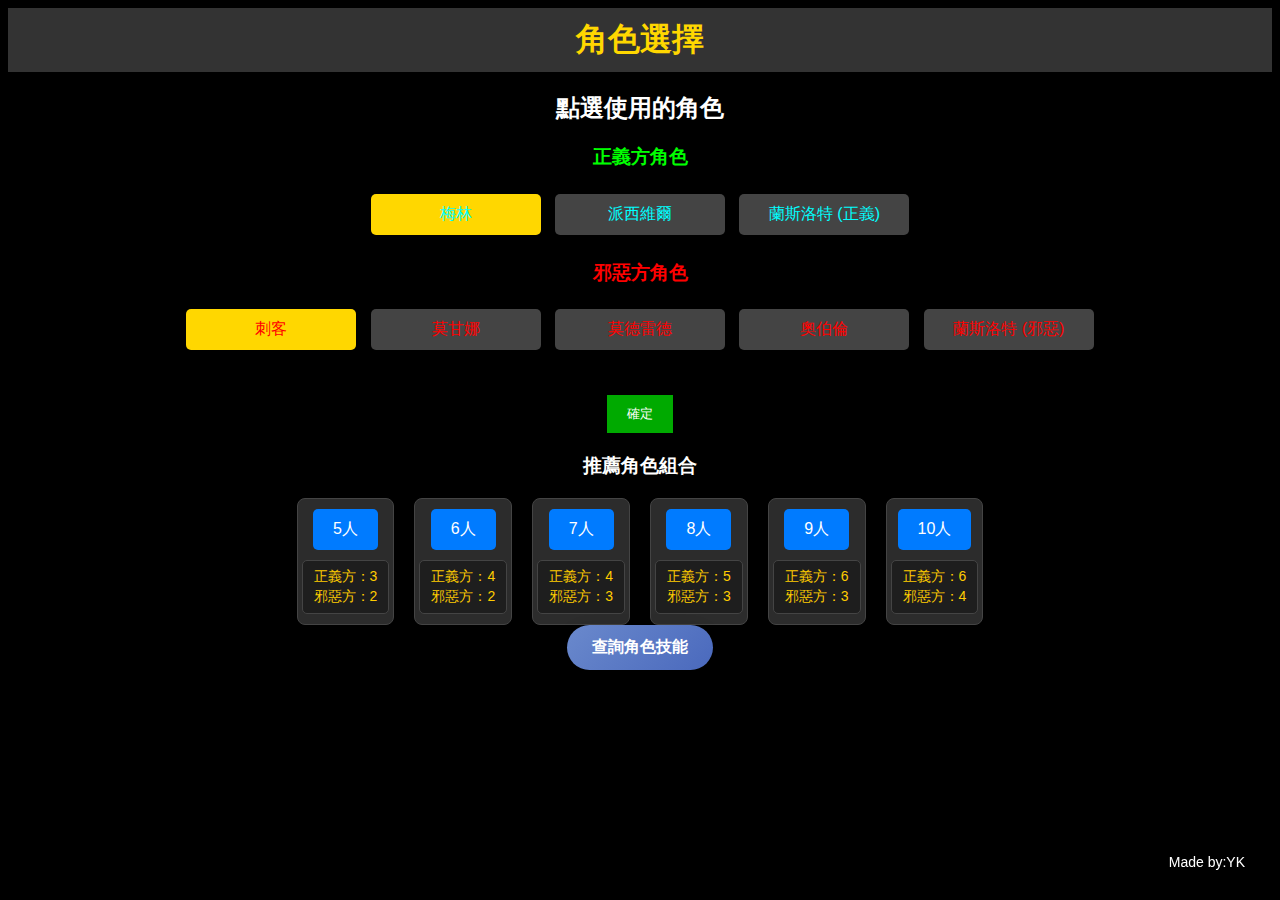
<file: index.html>
<!DOCTYPE html>
<html lang="zh-Hant">
<head>
    <meta charset="UTF-8">
    <meta name="viewport" content="width=device-width, initial-scale=1.0">
    <title>阿瓦隆主持人</title>
    <link rel="stylesheet" href="styles.css">

 <!-- 設定網頁icon -->
    <link rel="icon" href="favicon.ico" type="image/x-icon">
    <!-- 如果你使用其他格式，例如 PNG 或 SVG -->
    <!-- <link rel="icon" href="path/to/favicon.png" type="image/png"> -->
    <!-- <link rel="icon" href="path/to/favicon.svg" type="image/svg+xml"> -->
</head>
<body>
    <header>
        <h1>角色選擇</h1>
    </header>
    
<section id="character-selection">
    <h2>點選使用的角色</h2>
    
    <!-- 正義方角色 -->
    <div id="justice-characters">
        <h3>正義方角色</h3>
        <div class="character" data-name="梅林">梅林</div>
        <div class="character" data-name="派西維爾">派西維爾</div>
        <div class="character" data-name="正義蘭斯洛特">蘭斯洛特 (正義)</div>
    </div>
    
    <!-- 邪惡方角色 -->
    <div id="evil-characters">
        <h3>邪惡方角色</h3>
        <div class="character evil" data-name="刺客">刺客</div>
        <div class="character evil" data-name="莫甘娜">莫甘娜</div>
        <div class="character evil" data-name="莫德雷德">莫德雷德</div>
        <div class="character evil" data-name="奧伯倫">奧伯倫</div>
        <div class="character evil" data-name="邪惡蘭斯洛特">蘭斯洛特 (邪惡)</div>
    </div>

    <!-- 蘭斯洛特變體選擇 -->
    <div id="lancelot-variant" class="hidden">
        <h3>選擇蘭斯洛特變體</h3>
        <div class="lancelot-option" data-value="12">變體 1/2</div>
        <div class="lancelot-option" data-value="3">變體 3</div>
    </div>

    <button id="confirm-selection">確定</button>

    <!-- 添加推薦角色按鈕 (移到最底部) -->
    <div id="recommended-characters">
       <h3>推薦角色組合</h3>
        <div class="recommendation-buttons">
            <div class="recommend-item">
                <button class="recommend-button" data-players="5">5人</button>
                <div class="faction-info">
                    <p>正義方：3</p>
                    <p>邪惡方：2</p>
                </div>
            </div>
            
            <div class="recommend-item">
                <button class="recommend-button" data-players="6">6人</button>
                <div class="faction-info">
                    <p>正義方：4</p>
                    <p>邪惡方：2</p>
                </div>
            </div>
            
            <div class="recommend-item">
                <button class="recommend-button" data-players="7">7人</button>
                <div class="faction-info">
                    <p>正義方：4</p>
                    <p>邪惡方：3</p>
                </div>
            </div>
            
            <div class="recommend-item">
                <button class="recommend-button" data-players="8">8人</button>
                <div class="faction-info">
                    <p>正義方：5</p>
                    <p>邪惡方：3</p>
                </div>
            </div>
            
            <div class="recommend-item">
                <button class="recommend-button" data-players="9">9人</button>
                <div class="faction-info">
                    <p>正義方：6</p>
                    <p>邪惡方：3</p>
                </div>
            </div>
            
            <div class="recommend-item">
                <button class="recommend-button" data-players="10">10人</button>
                <div class="faction-info">
                    <p>正義方：6</p>
                    <p>邪惡方：4</p>
                </div>
            </div>

        </div>
<div id="recommendation-info" class="hidden"></div> <!-- 用于显示忠臣和爪牙提示信息 -->
    <button id="view-skills-button">查詢角色技能</button>
</div>

</section>



    
    <section id="game-guide" class="hidden">
        <h2>遊戲指引</h2>
        <div id="guide-text"></div>
        
        <!-- 语音控制区 -->

<div id="voice-controls">
    <!-- 第一行：語速調整 -->
    <div id="voice-speed-control">
        <label for="voice-rate">語速：</label>
        <input type="range" id="voice-rate" min="0.5" max="2" step="0.1" value="1">
        <span id="rate-display">1.0</span>
    </div>

    <!-- 第二行：播放/暫停和停止 -->
    <div id="voice-playback-control">
        <button id="play-pause-voice">播放</button>
        <button id="stop-voice">停止</button>
    </div>

    <!-- 第三行：返回角色選擇 -->
    <div id="voice-back-control">
        <button id="back-to-selection">返回角色選擇</button>
    </div>
</div>





    </section>


        <!-- 作者資訊 -->
    <div id="author-info">
        Made by:YK
    </div>
    <script src="script.js"></script>
</body>
</html>
</file>
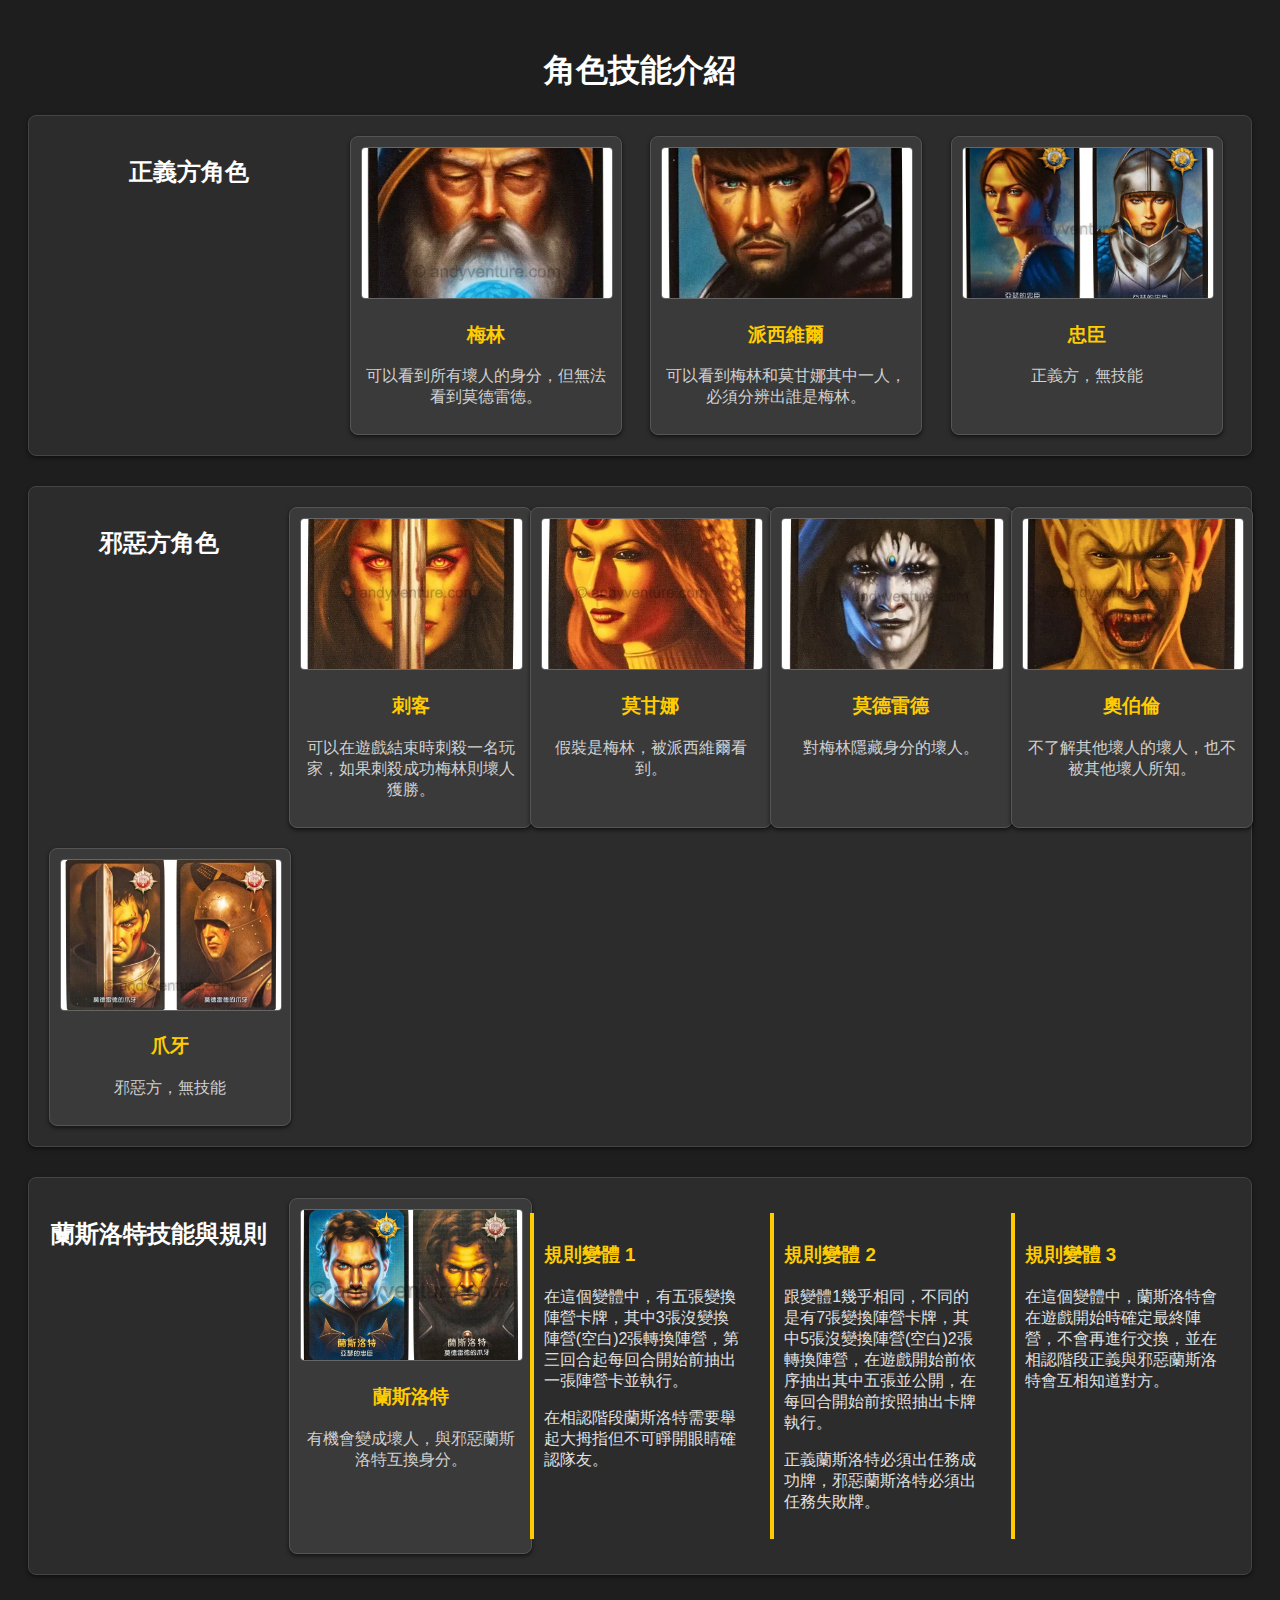
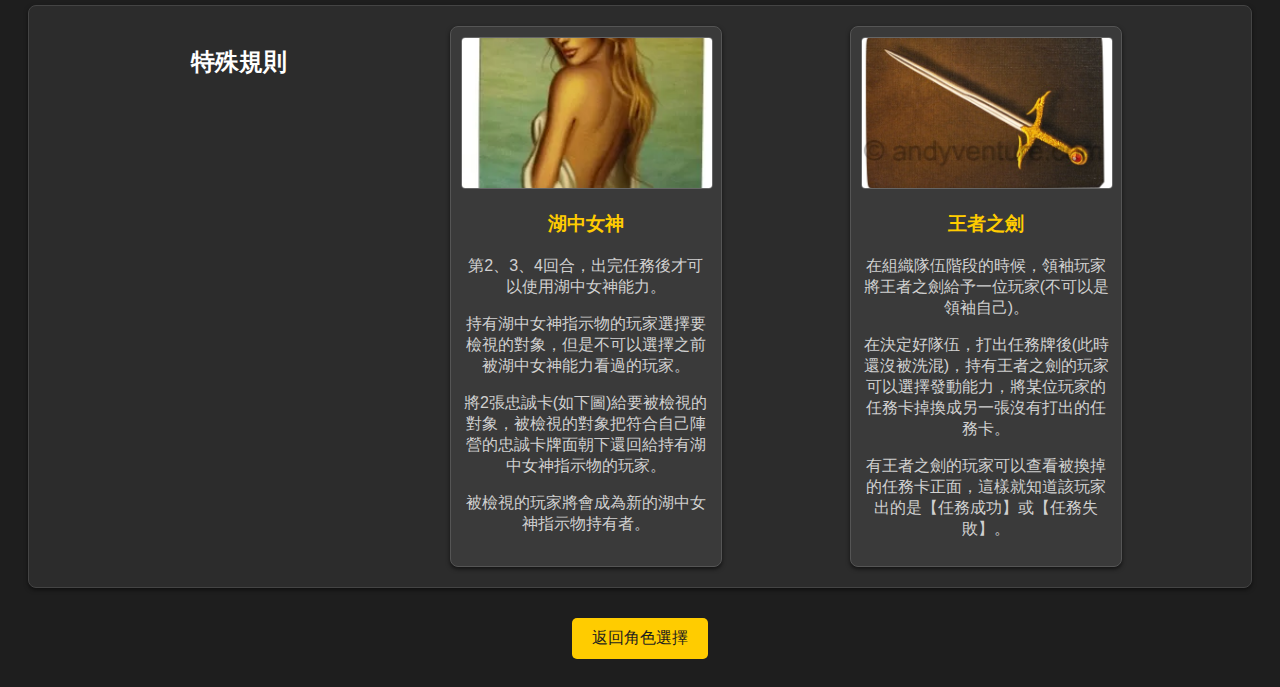
<file: skills.html>
<!DOCTYPE html>
<html lang="zh-Hant">
<head>
    <meta charset="UTF-8">
    <meta name="viewport" content="width=device-width, initial-scale=1.0">
    <title>角色技能介紹</title>
    <link rel="stylesheet" href="skill.css">
    <link rel="icon" href="favicon.ico" type="image/x-icon">
</head>
<body>
    <header>
        <h1>角色技能介紹</h1>
    </header>
        <!-- 正義方角色技能介紹 -->
    <section id="skills-info-good">
        <h2>正義方角色</h2>
        <div class="character-skill">
            <img src="images/梅林.webp" alt="梅林" class="character-photo">
            <div class="skill-description">
                <h3>梅林</h3>
                <p>可以看到所有壞人的身分，但無法看到莫德雷德。</p>
            </div>
        </div>
<div class="character-skill">
            <img src="images/派西維爾.webp" alt="派西維爾" class="character-photo">
            <div class="skill-description">
                <h3>派西維爾</h3>
                <p>可以看到梅林和莫甘娜其中一人，必須分辨出誰是梅林。</p>
            </div>
        </div>

        <div class="character-skill">
            <img src="images/忠臣.webp" alt="忠臣" class="character-photo">
            <div class="skill-description">
                <h3>忠臣</h3>
                <p>正義方，無技能</p>
            </div>
        </div>
 </section>

    <!-- 邪惡方角色技能介紹 -->
    <section id="skills-info-evil">
        <h2>邪惡方角色</h2>
        <div class="character-skill">
            <img src="images/刺客.webp" alt="刺客" class="character-photo">
            <div class="skill-description">
                <h3>刺客</h3>
                <p>可以在遊戲結束時刺殺一名玩家，如果刺殺成功梅林則壞人獲勝。</p>
            </div>
        </div>

        <div class="character-skill">
            <img src="images/莫甘娜.webp" alt="莫甘娜" class="character-photo">
            <div class="skill-description">
                <h3>莫甘娜</h3>
                <p>假裝是梅林，被派西維爾看到。</p>
            </div>
        </div>

        <div class="character-skill">
            <img src="images/莫德雷德.webp" alt="莫德雷德" class="character-photo">
            <div class="skill-description">
                <h3>莫德雷德</h3>
                <p>對梅林隱藏身分的壞人。</p>
            </div>
        </div>

        <div class="character-skill">
            <img src="images/奧伯倫.webp" alt="奧伯倫" class="character-photo">
            <div class="skill-description">
                <h3>奧伯倫</h3>
                <p>不了解其他壞人的壞人，也不被其他壞人所知。</p>
            </div>
        </div>
	
        <div class="character-skill">
            <img src="images/爪牙.webp" alt="爪牙" class="character-photo">
            <div class="skill-description">
                <h3>爪牙</h3>
                <p>邪惡方，無技能</p>
            </div>
        </div>

        <!-- 其余角色信息保持不变 -->
    </section>
<!-- 蘭斯洛特規則和技能介紹部分 -->
    <section id="lancelot-rules">
        <h2>蘭斯洛特技能與規則</h2>
        
        <!-- 蘭斯洛特技能介紹 -->
        <div class="character-skill">
            <img src="images/蘭斯洛特.jpg" alt="蘭斯洛特" class="character-photo">
            <div class="skill-description">
                <h3>蘭斯洛特</h3>
                <p>有機會變成壞人，與邪惡蘭斯洛特互換身分。</p>
            </div>
        </div>

        <!-- 蘭斯洛特規則介紹 -->
        <div class="rule-explanation">
            <h3>規則變體 1</h3>
            <p>在這個變體中，有五張變換陣營卡牌，其中3張沒變換陣營(空白)2張轉換陣營，第三回合起每回合開始前抽出一張陣營卡並執行。</p>
	    <p>在相認階段蘭斯洛特需要舉起大拇指但不可睜開眼睛確認隊友。</p>
        </div>

        <div class="rule-explanation">
            <h3>規則變體 2</h3>
            <p>跟變體1幾乎相同，不同的是有7張變換陣營卡牌，其中5張沒變換陣營(空白)2張轉換陣營，在遊戲開始前依序抽出其中五張並公開，在每回合開始前按照抽出卡牌執行。</p>
	    <p>正義蘭斯洛特必須出任務成功牌，邪惡蘭斯洛特必須出任務失敗牌。</p>
        </div>

        <div class="rule-explanation">
            <h3>規則變體 3</h3>
            <p>在這個變體中，蘭斯洛特會在遊戲開始時確定最終陣營，不會再進行交換，並在相認階段正義與邪惡蘭斯洛特會互相知道對方。</p>
        </div>
    </section>
   <!-- 新增的特殊規則區塊 -->
    <section id="special-rules">
        <h2>特殊規則</h2>
	<div class="special-rule">
            <img src="images/湖中女神.webp" alt="湖中女神" class="special-photo">
            <div class="rule-description">
                <h3>湖中女神</h3>
                <p>第2、3、4回合，出完任務後才可以使用湖中女神能力。</p>
		<p>持有湖中女神指示物的玩家選擇要檢視的對象，但是不可以選擇之前被湖中女神能力看過的玩家。</p>
		<p>將2張忠誠卡(如下圖)給要被檢視的對象，被檢視的對象把符合自己陣營的忠誠卡牌面朝下還回給持有湖中女神指示物的玩家。</p>
		<p>被檢視的玩家將會成為新的湖中女神指示物持有者。</p>
            </div>
        </div>

        <div class="special-rule">
            <img src="images/王者之劍.jpg" alt="王者之劍" class="special-photo">
            <div class="rule-description">
                <h3>王者之劍</h3>
                <p>在組織隊伍階段的時候，領袖玩家將王者之劍給予一位玩家(不可以是領袖自己)。</p>
		<p>在決定好隊伍，打出任務牌後(此時還沒被洗混)，持有王者之劍的玩家可以選擇發動能力，將某位玩家的任務卡掉換成另一張沒有打出的任務卡。</p>
		<p>有王者之劍的玩家可以查看被換掉的任務卡正面，這樣就知道該玩家出的是【任務成功】或【任務失敗】。</p>
            </div>
        </div>
    </section>
    <footer>
        <button onclick="window.history.back()">返回角色選擇</button>
    </footer>
</body>
</html>
</file>
<file: styles.css>
body {
    font-family: Arial, sans-serif;
    background-color: #000;
    color: #fff;
    text-align: center;
}

header {
    padding: 10px;
    background-color: #333;
}

h1 {
    margin: 0;
    color: #FFD700;
}

#character-selection, #game-guide {
    margin: 20px;
}

#justice-characters, #evil-characters {
    margin: 20px 0;
}

#justice-characters h3 {
    color: #00FF00; /* 正義方標題綠色 */
}

#justice-characters .character {
    color: cyan;
}

#evil-characters h3 {
    color: #FF0000; /* 邪惡方標題紅色 */
}

#evil-characters .character {
    color: red;
}

.character {
    padding: 10px;
    margin: 5px;
    background-color: #444;
    cursor: pointer;
    border-radius: 5px;
    display: inline-block;
    width: 150px;
}

.character.selected {
    background-color: #FFD700; /* 選中時變成金黃色 */
    color: #000; /* 選中時的字體顏色變為黑色 */
}

#confirm-selection {
    margin-top: 20px;
    padding: 10px 20px;
    background-color: #00AA00;
    color: #fff;
    border: none;
    cursor: pointer;
}

.hidden {
    display: none;
}

/* 统一设置指引文本的字体大小 */
#guide-text {
    font-size: 16px; /* 您可以根据需要调整字体大小 */
    line-height: 1.5; /* 设置行高以确保可读性 */
}


.highlight-red {
    color: red;
}

.highlight-blue {
    color: cyan;
}
.highlight-purple {
    color: #800080; /* 紫色 */
}
/* 蘭斯洛特變體選擇區的樣式 */
#lancelot-variant {
    display: none; /* 默认隐藏 */
    flex-direction: column; /* 让选项垂直排列 */
    align-items: center; /* 居中对齐 */
    margin-top: 20px;
    gap: 10px;
}

.lancelot-option {
    width: 200px; /* 设定每个选项的宽度，可以根据需要调整 */
    padding: 15px 0; /* 上下填充以确保垂直居中 */
    background-color: #f8f9fa; /* 未选中时的背景颜色 */
    color: #000000; /* 未选中时的文字颜色 */
    border: 2px solid #ccc; /* 未选中时的边框颜色 */
    border-radius: 5px;
    cursor: pointer;
    transition: all 0.3s ease;
    user-select: none; 
    font-size: 16px;
    text-align: center; /* 水平居中 */
    display: flex;
    align-items: center; /* 垂直居中 */
    justify-content: center; /* 水平居中 */
}

.lancelot-option:hover {
    background-color: #e0e0e0;
    border-color: #007BFF;
}

.lancelot-option.selected {
    background-color: #007BFF; /* 选中时的背景颜色 */
    color: #ffffff;            /* 选中时的文字颜色 */
    border-color: #0056b3;     /* 选中时的边框颜色 */
}



#controls {
    margin-top: 20px;
}

#controls button {
    padding: 15px;
    margin: 10px;
    font-size: 18px;
    border-radius: 5px;
    border: none;
    cursor: pointer;
}

#play-button {
    background-color: #00FF00;
}

#stop-button {
    background-color: #FF0000;
}

#back-to-selection {
    padding: 10px 20px;
    margin-top: 20px;
    background-color: #007BFF; /* 藍色 */
    color: #fff;
    border: none;
    cursor: pointer;
    font-size: 18px;
    border-radius: 5px;
}

/* 語音控制區的樣式 */
#voice-controls {
    display: flex;
    flex-direction: column; /* 垂直排列子元素 */
    align-items: center;    /* 水平居中 */
    gap: 15px;              /* 设置各行之间的间距 */
    margin-top: 20px;
}

#voice-speed-control {
    display: flex;
    align-items: center;    /* 垂直居中 */
    gap: 10px;              /* 设置语速调整组件的间距 */
}

#voice-playback-control {
    display: flex;
    gap: 10px;              /* 设置播放/暂停和停止按钮之间的间距 */
}

#voice-back-control {
    margin-top: 10px; /* 添加额外的间距 */
}

#voice-playback-control button,
#voice-back-control button {
    background-color: #007BFF; /* 设置按钮背景色 */
    color: #FFFFFF;            /* 设置按钮文字颜色 */
    padding: 10px 20px;        /* 调整按钮的内边距 */
    border: none;              /* 去掉边框 */
    border-radius: 5px;        /* 圆角边框 */
    font-size: 16px;           /* 调整字体大小 */
    cursor: pointer;           /* 鼠标悬停时显示手型光标 */
    transition: background-color 0.3s ease; /* 鼠标悬停的过渡效果 */
}

#voice-playback-control button:hover,
#voice-back-control button:hover {
    background-color: #0056b3; /* 鼠标悬停时的背景颜色 */
}

#voice-playback-control button:active,
#voice-back-control button:active {
    background-color: #003f7f; /* 鼠标按下时的背景颜色 */
}

#recommended-characters {
    text-align: center;
    margin: 20px 0;
}

.recommendation-buttons {
    display: flex;
    flex-wrap: wrap;
    justify-content: center;
    gap: 20px;
}

.recommend-item {
    display: flex;
    flex-direction: column;
    align-items: center;
    background-color: #2c2c2c;
    padding: 10px;
    border-radius: 8px;
    border: 1px solid #444;
    box-shadow: 0 2px 5px rgba(0, 0, 0, 0.3);
    transition: transform 0.3s ease;
}

.recommend-item:hover {
    transform: translateY(-3px);
    background-color: #3a3a3a;
}

.recommend-button {
    background-color: #007BFF;
    color: #FFFFFF;
    padding: 10px 20px;
    border: none;
    border-radius: 5px;
    cursor: pointer;
    font-size: 16px;
    transition: background-color 0.3s ease;
}

.recommend-button:hover {
    background-color: #0056b3;
}

.faction-info {
    margin-top: 10px;
    background-color: #1e1e1e; /* 暗色背景 */
    padding: 5px;
    border-radius: 5px;
    border: 1px solid #444;
    color: #ffcc00; /* 黄色字体与背景形成对比 */
    width: 100%; /* 确保信息块与按钮等宽 */
    text-align: center;
}

.faction-info p {
    margin: 2px 0;
    font-size: 14px;
}

.recommend-button:active {
    background-color: #003f7f;
}

.recommend-button.selected {
    background-color: #28a745; /* 选中时的背景色 */
    color: #fff; /* 选中时的文字颜色 */
    transform: scale(1.1); /* 选中时的放大效果 */
}
#recommendation-info {
    margin-top: 10px;
    font-size: 16px;
    color: #ffffff;
}
#author-info {
    position: fixed;         /* 固定位置 */
    right: 20px;             /* 距離右邊20px */
    bottom: 20px;            /* 距離底部20px */
    background-color: rgba(0, 0, 0, 0.7); /* 半透明的背景 */
    color: #ffffff;          /* 文字顏色為白色 */
    padding: 10px 15px;      /* 內邊距 */
    border-radius: 5px;      /* 圓角 */
    font-size: 14px;         /* 字體大小 */
    box-shadow: 0 0 5px rgba(0, 0, 0, 0.3); /* 添加陰影 */
    z-index: 1000;           /* 确保作者信息位于顶层 */
}

/* 查詢角色技能按鈕容器 */
#skills-button-container {
    text-align: center;    /* 按钮居中显示 */
    margin: 40px 0 20px;   /* 添加上方较大的边距以拉开距离，底部较小的边距 */
}

/* 美化查詢角色技能按鈕 */
#view-skills-button {
    background: linear-gradient(135deg, #6a89cc, #4a69bd); /* 渐变背景 */
    color: #FFFFFF;             /* 文字颜色 */
    padding: 12px 25px;         /* 调整内边距 */
    border: none;               /* 去掉边框 */
    border-radius: 30px;        /* 圆角 */
    cursor: pointer;            /* 指针样式 */
    font-size: 16px;            /* 字体大小 */
    font-weight: bold;          /* 加粗字体 */
    box-shadow: 0 4px 15px rgba(0, 0, 0, 0.2); /* 添加阴影效果 */
    transition: all 0.3s ease;  /* 过渡效果 */
}

#view-skills-button:hover {
    background: linear-gradient(135deg, #4a69bd, #1e3799); /* 鼠标悬停时的背景变化 */
    box-shadow: 0 6px 20px rgba(0, 0, 0, 0.3); /* 悬停时阴影变大 */
    transform: translateY(-3px); /* 悬停时向上移动 */
}

#view-skills-button:active {
    background: linear-gradient(135deg, #3b5998, #192a56); /* 点击时的背景变化 */
    box-shadow: 0 2px 10px rgba(0, 0, 0, 0.2); /* 点击时阴影缩小 */
    transform: translateY(0); /* 点击时恢复原位 */
}
</file>
<file: skill.css>
/* 整個頁面布局 */
body {
    font-family: Arial, sans-serif;
    padding: 20px;
    background-color: #1e1e1e; /* 設置暗色背景 */
    color: #e0e0e0;            /* 設置默認文字顏色 */
}

header {
    text-align: center;
    margin-bottom: 20px;
    color: #ffffff;
}

section {
    margin-bottom: 30px;
    background-color: #2c2c2c; /* 設置暗色卡片背景 */
    padding: 20px;
    border: 1px solid #444;    /* 邊框顏色變暗 */
    border-radius: 8px;
    box-shadow: 0 2px 4px rgba(0, 0, 0, 0.5); /* 較深的陰影 */
}

#skills-info-good, #skills-info-evil, #lancelot-rules, #special-rules {
    display: grid;
    grid-template-columns: repeat(auto-fit, minmax(200px, 1fr));
    gap: 20px;
}

h2 {
    text-align: center;
    color: #ffffff; /* 設置標題為白色 */
}

.character-skill, .special-rule {
    background-color: #3a3a3a; /* 卡片背景色 */
    border: 1px solid #555;    /* 邊框顏色 */
    border-radius: 8px;
    padding: 10px;
    text-align: center;
    box-shadow: 0 2px 4px rgba(0, 0, 0, 0.6); /* 深色陰影 */
    transition: transform 0.3s ease;
    width: 100%;
    max-width: 250px;
}

.character-skill:hover, .special-rule:hover {
    transform: translateY(-5px);
    background-color: #444; /* 鼠標懸停時變亮一點 */
}

.character-photo, .special-photo {
    width: 100%;
    max-height: 150px;
    object-fit: cover;
    border-radius: 4px;
    border: 1px solid #666; /* 圖片邊框 */
}

.skill-description, .rule-description {
    margin-top: 10px;
    color: #d0d0d0; /* 文字顏色 */
}

h3 {
    color: #ffcc00; /* 強調的黃色 */
}

.rule-explanation {
    margin: 15px 0;
    padding: 10px;
    border-left: 4px solid #ffcc00; /* 給規則添加黃色邊框 */
    background-color: #2c2c2c;
}

footer {
    text-align: center;
    margin-top: 20px;
}

footer button {
    background-color: #ffcc00; /* 亮黃色按鈕 */
    color: #1e1e1e;
    padding: 10px 20px;
    border: none;
    border-radius: 5px;
    cursor: pointer;
    font-size: 16px;
    transition: background-color 0.3s ease;
}

footer button:hover {
    background-color: #e6b800; /* 鼠標懸停時按鈕變色 */
}
/* 懸浮控制區域 */
#floating-controls {
    position: fixed;         /* 固定位置 */
    bottom: 20px;            /* 距離底部 */
    right: 20px;             /* 距離右側 */
    display: flex;
    align-items: center;
    gap: 10px;
    z-index: 1000;           /* 確保在頁面最前 */
}

#back-to-selection {
    background-color: #007BFF;
    color: #FFFFFF;
    padding: 10px 20px;
    border: none;
    border-radius: 5px;
    cursor: pointer;
    font-size: 16px;
    transition: background-color 0.3s ease;
    box-shadow: 0 2px 5px rgba(0, 0, 0, 0.3); /* 添加陰影效果 */
}

#back-to-selection:hover {
    background-color: #0056b3;
}

#author-info {
    background-color: #2c2c2c; /* 暗色背景 */
    color: #ffcc00;            /* 黃色字體 */
    padding: 5px 10px;
    border-radius: 5px;
    border: 1px solid #444;
    font-size: 14px;
    box-shadow: 0 2px 5px rgba(0, 0, 0, 0.3); /* 添加陰影效果 */
}
#author-link {
    color: #ffcc00;           /* 設置超鏈接的顏色與其他字體一致 */
    text-decoration: none;    /* 移除下劃線 */
    font-weight: bold;        /* 加粗 */
}
</file>
